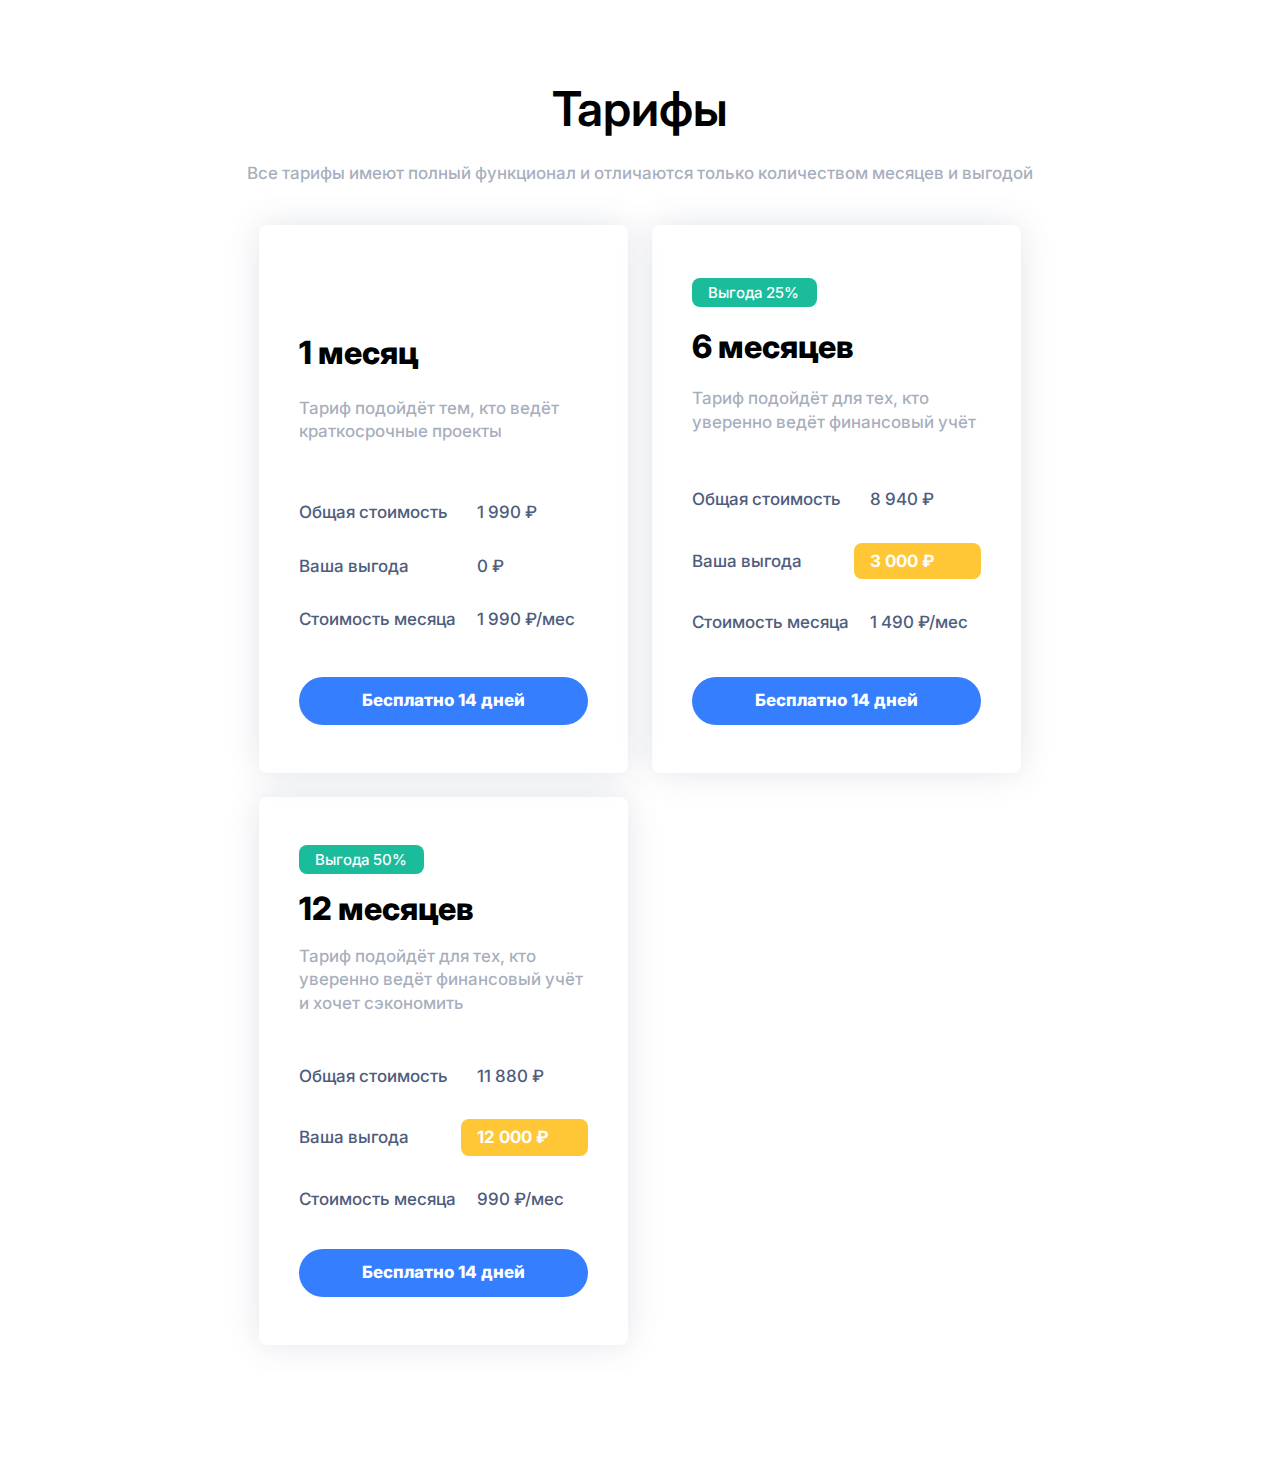
<file: 3-Finio/index.html>
<!DOCTYPE html>
<html lang="ru">
	<head>
		<meta charset="UTF-8" />
		<meta name="viewport" content="width=device-width, initial-scale=1.0" />

		<title>Finio</title>

		<link rel="stylesheet" href="./styles/style.css" />
		<link
			href="https://fonts.googleapis.com/css?family=Inter:regular,500,600,700, 800&display=swap"
			rel="stylesheet"
		/>
	</head>
	<body>
		<main class="main">
			<section class="tariff">
				<div class="container">
					<div class="tariff__body">
						<h1 class="tariff__body_title">Тарифы</h1>
						<p class="tariff__body_subtitle">
							Все тарифы имеют полный функционал и отличаются только количеством
							месяцев и выгодой
						</p>

						<div class="tariff__cards">
							<article class="tariff__cards_item">
								<span
									class="tariff__cards_item_benefit no-benefit"
									aria-hidden="true"
								>
									Выгода 0%
								</span>
								<h2 class="tariff__cards_item_title">1 месяц</h2>
								<p class="tariff__cards_item_description">
									Тариф подойдёт тем, кто ведёт краткосрочные проекты
								</p>

								<div class="tariff__cards_item_price item__price">
									<span class="item__price_value">Общая стоимость</span>
									<span class="item__price_cost">1 990 ₽</span>
									<span class="item__price_value">Ваша выгода</span>
									<span class="item__price_cost">0 ₽</span>
									<span class="item__price_value">Стоимость месяца</span>
									<span class="item__price_cost">1 990 ₽/мес</span>
								</div>

								<a href="#" class="tariff__cards_item_try">Бесплатно 14 дней</a>
							</article>

							<article class="tariff__cards_item">
								<span class="tariff__cards_item_benefit">Выгода 25%</span>
								<h2 class="tariff__cards_item_title">6 месяцев</h2>
								<p class="tariff__cards_item_description">
									Тариф подойдёт для тех, кто уверенно ведёт финансовый учёт
								</p>

								<div class="tariff__cards_item_price item__price">
									<span class="item__price_value">Общая стоимость</span>
									<span class="item__price_cost">8 940 ₽</span>
									<span class="item__price_value">Ваша выгода</span>
									<span class="item__price_cost difference">3 000 ₽</span>
									<span class="item__price_value">Стоимость месяца</span>
									<span class="item__price_cost">1 490 ₽/мес</span>
								</div>

								<a href="#" class="tariff__cards_item_try">Бесплатно 14 дней</a>
							</article>

							<article class="tariff__cards_item best">
								<span class="tariff__cards_item_benefit">Выгода 50%</span>
								<h2 class="tariff__cards_item_title">12 месяцев</h2>
								<p class="tariff__cards_item_description">
									Тариф подойдёт для тех, кто уверенно ведёт финансовый учёт и
									хочет сэкономить
								</p>

								<div class="tariff__cards_item_price item__price">
									<span class="item__price_value">Общая стоимость</span>
									<span class="item__price_cost">11 880 ₽</span>
									<span class="item__price_value">Ваша выгода</span>
									<span class="item__price_cost difference">12 000 ₽</span>
									<span class="item__price_value">Стоимость месяца</span>
									<span class="item__price_cost">990 ₽/мес</span>
								</div>

								<a href="#" class="tariff__cards_item_try">Бесплатно 14 дней</a>
							</article>
						</div>
					</div>
				</div>
			</section>
		</main>
	</body>
</html>
</file>
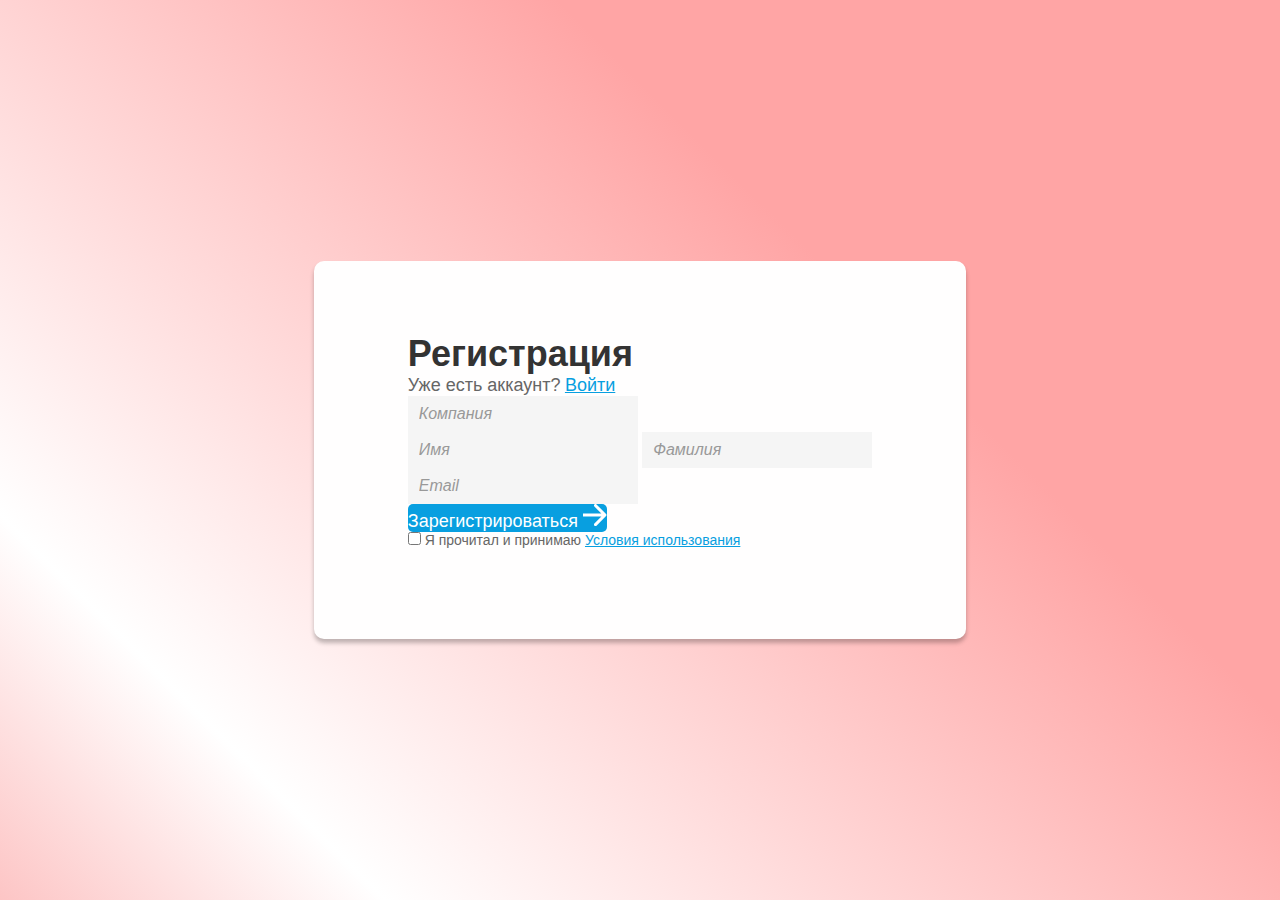
<file: 2-form/auth.html>
<!DOCTYPE html>
<html lang="en">
	<head>
		<meta charset="UTF-8" />
		<meta name="viewport" content="width=device-width, initial-scale=1.0" />

		<title>Регистрация</title>

		<link rel="stylesheet" href="./styles/style.css" />
	</head>
	<body>
		<main class="main">
			<section class="authSection">
				<div class="authSection__body">
					<div class="authSection__body-text">
						<h1 class="authSection__body-text_title">Регистрация</h1>
						<div class="authSection__body-text_alrHaveAcc alrHaveAcc">
							<span class="alrHaveAcc-question">Уже есть аккаунт?</span>
							<a href="#" class="alrHaveAcc-login">Войти</a>
						</div>
					</div>

					<form action="/auth" method="post" class="authSection__body-form form">
						<div class="form_myCompany">
							<input
								class="form_myCompany-input"
								type="text"
								name="myCompany"
								id="myCompany"
								placeholder="Компания"
								required
							/>
						</div>
						<div class="form_trueName">
							<input
								class="form_trueName-inputName"
								type="text"
								name="name"
								id="name"
								placeholder="Имя"
								required
							/>
							<input
								class="form_trueName-inputLastName"
								type="text"
								name="lastname"
								id="lastname"
								placeholder="Фамилия"
								required
							/>
						</div>
						<div class="form_email">
							<input
								class="form_email-input"
								type="email"
								name="email"
								id="email"
								placeholder="Email"
								required
							/>
						</div>

						<div class="form_btn">
							<button class="form_btn-auth" type="submit">
								Зарегистрироваться
								<img src="./assets/icons/Signup button.svg" alt="Стрелка вперед" />
							</button>
						</div>
					</form>

					<div class="authSection__body-terms">
						<input
							class="authSection__body-terms_checkbox"
							type="checkbox"
							name="agree"
							id="agree"
							required
						/>
						<label class="authSection__body-terms_label" for="agree">
							Я прочитал и принимаю
						</label>
						<a class="authSection__body-terms_link" href="#">Условия использования</a>
					</div>
				</div>
			</section>
		</main>
	</body>
</html>
</file>
<file: 3-Finio/styles/style.css>
* {
	margin: 0;
	padding: 0;
	box-sizing: border-box;
}

body {
	font-family: 'Inter', sans-serif;
	font-optical-sizing: auto;
	font-weight: 400;
	font-size: 17px;
	font-style: normal;
	color: #000;
}

.main {
}

.tariff {
	padding: 80px 0;
}

.container {
	max-width: 1392px;
	overflow: hidden;
	margin: 0 auto;
	padding: 0 24px;
}

.tariff__body {
}

.tariff__body_title {
	text-align: center;
	font-weight: 600;
	font-size: 48px;
	line-height: 120%;
}

.tariff__body_subtitle {
	margin-top: 24px;
	margin-bottom: 40px;
	font-weight: 500;
	line-height: 140%;
	text-align: center;
	color: rgba(78, 93, 124, 0.5);
}

.tariff__cards {
	display: grid;
	gap: 24px;
	grid-template-columns: repeat(3, minmax(328px, 369px));
	justify-content: center;

	margin-bottom: 40px;
}

.tariff__cards_item {
	display: grid;
	justify-content: space-between;
	align-items: end;
	grid-template-areas:
		'benefit'
		'title'
		'description'
		'price'
		'button';
	grid-template-rows: auto auto auto auto;
	padding: 48px 40px;
	border-radius: 8px;
	box-shadow: 0 0 32px 0 rgba(78, 93, 124, 0.16);
}

.tariff__cards_item_benefit {
	grid-area: benefit;
	margin-bottom: 16px;
	max-width: 125px;
	border-radius: 8px;
	padding: 4px 16px;
	background-color: #1abc9c;
	font-weight: 500;
	font-size: 15px;
	line-height: 140%;
	color: #fff;
	align-self: end;
}

.tariff__cards_item_title {
	margin-bottom: 16px;
	grid-area: title;
	font-weight: 800;
	font-size: 32px;
	line-height: 120%;
}

.tariff__cards_item_description {
	margin-bottom: 50px;
	grid-area: description;
	font-weight: 500;
	line-height: 140%;
	color: rgba(78, 93, 124, 0.5);
}

.item__price {
	margin-bottom: 40px;
	grid-area: price;
	display: grid;
	grid-template-columns: 160px 1fr;
	align-items: center;
	gap: 33px 18px;
}

.item__price_value,
.item__price_cost {
	font-weight: 500;
	line-height: 120%;
	color: #4e5d7c;
}

.tariff__cards_item_try {
	grid-area: button;
	max-height: 48px;
	border-radius: 47px;
	padding: 12px 63px;
	background-color: #357efe;
	display: inline-block;
	text-decoration: none;
	font-weight: 800;
	line-height: 140%;
	color: #fff;
}

.difference {
	border-radius: 8px;
	padding: 8px 16px;
	background-color: #ffc736;
	font-weight: 700;
	font-size: 17px;
	color: #fff;
	margin-left: -16px;
}

.no-benefit {
	visibility: hidden;
}

.best-order {
	background-color: #357efe;
	color: #fff;
}

@media (max-width: 1435px) {
	.tariff__cards {
		display: grid;
		gap: 24px;
		grid-template-columns: repeat(2, minmax(328px, 369px));
		grid-template-rows: repeat(2, 1fr);
		justify-content: center;

		margin-bottom: 40px;
	}
}

@media (max-width: 1045px) {
	.tariff__cards {
		display: grid;
		gap: 24px;
		grid-template-columns: repeat(1, minmax(328px, 369px));
		grid-template-rows: repeat(3, 1fr);
		justify-content: center;

		margin-bottom: 40px;
	}
}

@media (max-width: 655px) {
	.no-benefit {
		display: none;
	}

	.tariff__body_subtitle,
	.tariff__body_title {
		text-align: start;
	}

	.tariff__cards_item {
		padding: 48px 24px;
		justify-content: flex-start;
		gap: 0;

		margin-bottom: 40px;
	}

	.tariff__cards_item_title {
		font-size: 32px;
	}

	.tariff__cards_item_description {
		line-height: 120%;
	}

	.item__price {
		line-height: 120%;
	}

	.tariff__cards_item_description,
	.item__price {
		margin-bottom: 32px;
	}
}
</file>
<file: 2-form/styles/style.css>
* {
	margin: 0;
	padding: 0;
	box-sizing: border-box;
}

body {
	font-family: 'Open Sans', sans-serif;
}

.main {
	display: flex;
	align-items: center;
	justify-content: center;
	height: 100vh;
	background: linear-gradient(
		225deg,
		#ffa5a5 33.09%,
		rgba(255, 255, 255, 0) 82.34%,
		#fdc5c5 100%
	);
}

.authSection {
	padding: 72px 94px 91px;
	border-radius: 10px;
	background: #fffefe;
	box-shadow: 0 4px 4px 0 rgba(0, 0, 0, 0.25);
}

.authSection__body {
}

.authSection__body-text {
}

.authSection__body-text_title {
	font-weight: 700;
	font-size: 36px;
	color: #333;
}

.alrHaveAcc {
}

.alrHaveAcc-question {
	font-weight: 400;
	font-size: 18px;
	color: #666;
}

.alrHaveAcc-login {
	font-weight: 400;
	font-size: 18px;
	color: #089fe0;
}

.authSection__body-form {
}
.form {
}
.form_myCompany {
}

.form_myCompany-input,
.form_trueName-inputName,
.form_trueName-inputLastName,
.form_email-input {
	padding: 9px 0 9px 11px;
	border: none;
	background-color: #f5f5f5;
	font-weight: 600;
	font-size: 16px;
	color: #333;
}

/* top | right | bottom | left */

.form_myCompany-input::placeholder,
.form_trueName-inputName::placeholder,
.form_trueName-inputLastName::placeholder,
.form_email-input::placeholder {
	background-color: #f5f5f5;
	font-style: italic;
	font-weight: 400;
	font-size: 16px;
	color: #999;
	border: none;
}

.form_trueName {
}
.form_btn {
}
.form_btn-auth {
	border-radius: 5px;
	border: none;
	background-color: #089fe0;
	font-weight: 400;
	font-size: 18px;
	color: #fff;
}
.authSection__body-terms {
	font-weight: 400;
	font-size: 14px;
}

.authSection__body-terms_checkbox {
}

.authSection__body-terms_label {
	color: #666;
}

.authSection__body-terms_link {
	color: #089fe0;
}
</file>
